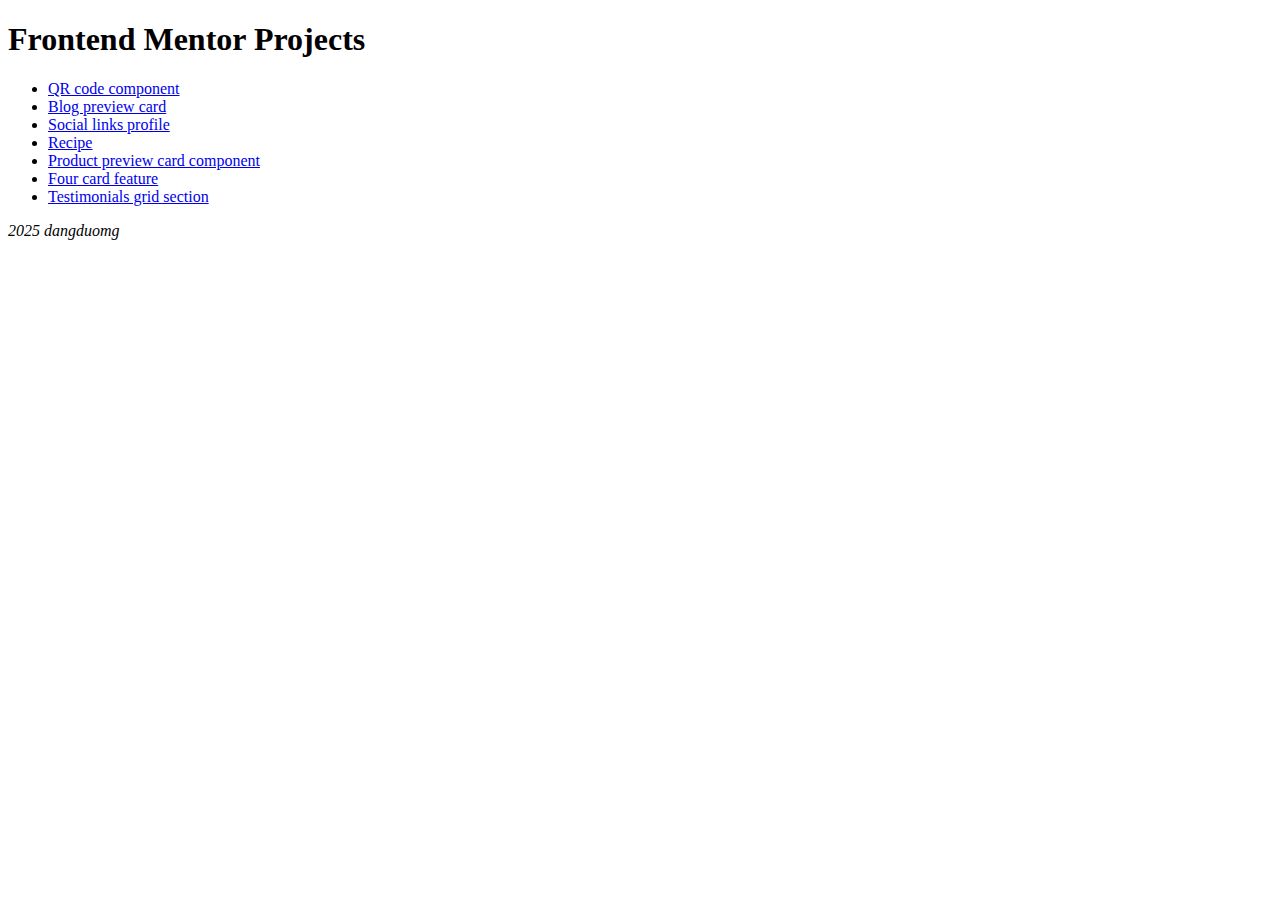
<file: index.html>
<!DOCTYPE html>
<html lang="en">
  <head>
    <meta charset="utf-8" />
    <meta name="viewport" content="width=device-width, initial-scale=1" />
    <title>learning-web</title>
  </head>
  <body>
    <header>
      <h1>Frontend Mentor Projects</h1>
    </header>
    <main>
      <ul>
        <li>
          <a href="./qr-code-component-main/">QR code component</a>
        </li>
        <li>
          <a href="./blog-preview-card-main/">Blog preview card</a>
        </li>
        <li>
          <a href="./social-links-profile-main/">Social links profile</a>
        </li>
        <li>
          <a href="./recipe-page-main/">Recipe</a>
        </li>
        <li>
          <a href="./product-preview-card-component-main/">
            Product preview card component
          </a>
        </li>
        <li>
          <a href="./four-card-feature-section-master/">Four card feature</a>
        </li>
        <li>
          <a href="./testimonials-grid-section-main/">
            Testimonials grid section
          </a>
        </li>
      </ul>
    </main>
    <footer>
      <p><i>2025 dangduomg</i></p>
    </footer>
  </body>
</html>
</file>
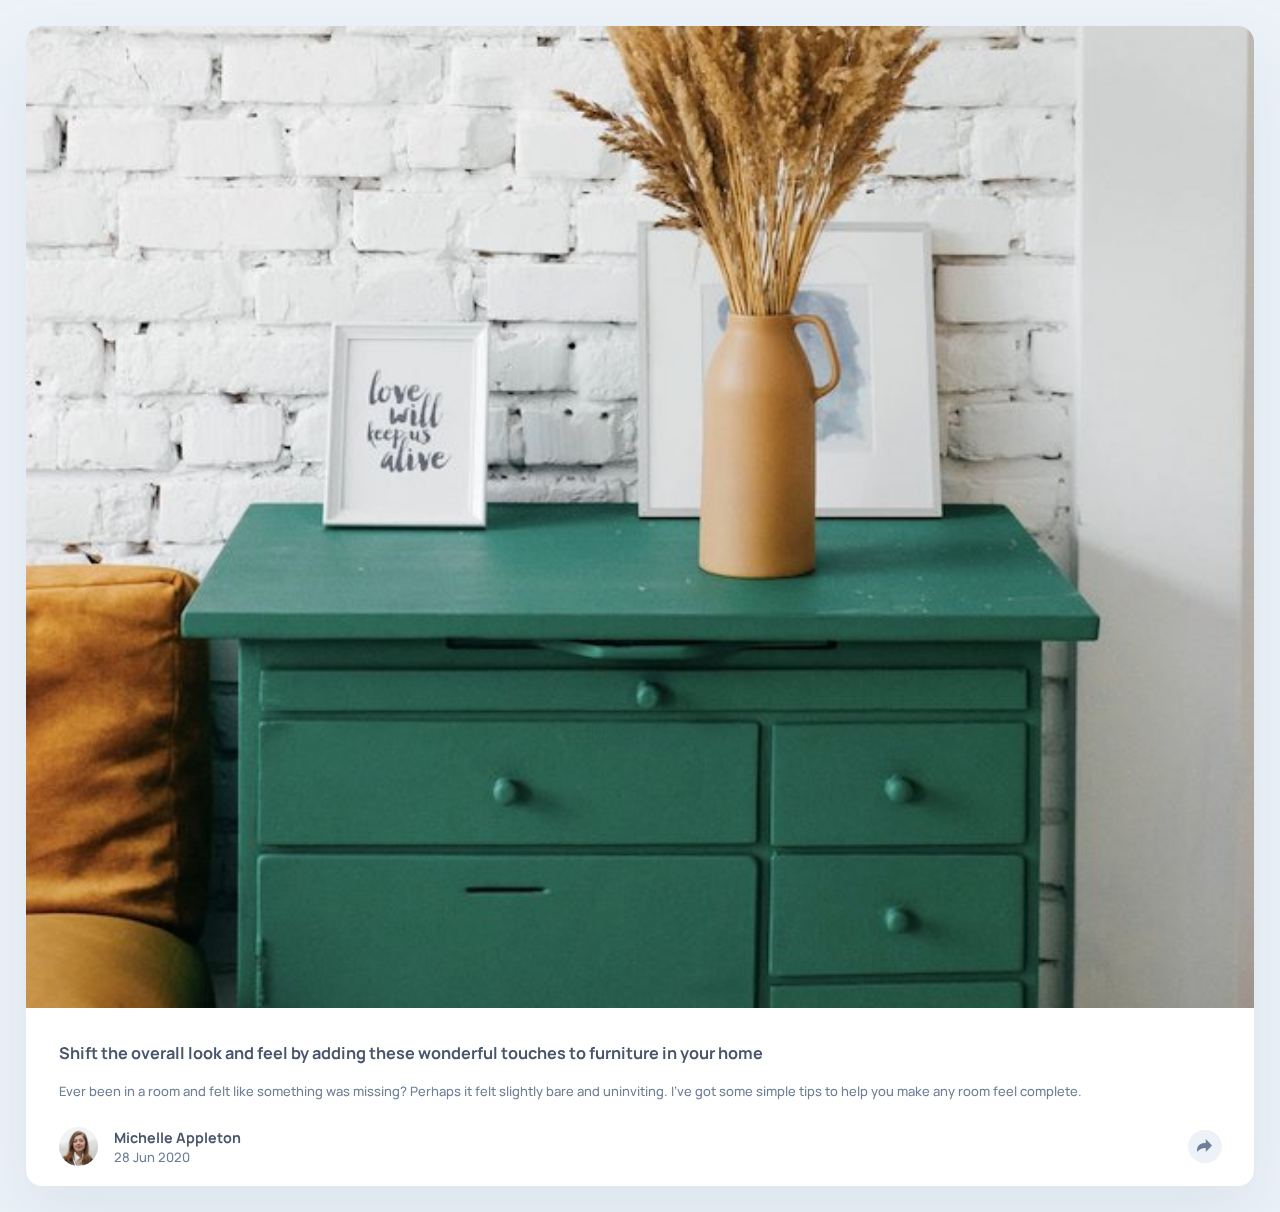
<file: article-preview-component-master/index.html>
<!doctype html>
<html lang="en">
  <head>
    <meta charset="UTF-8" />
    <meta name="viewport" content="width=device-width, initial-scale=1.0" />
    <!-- displays site properly based on user's device -->

    <link
      rel="icon"
      type="image/png"
      sizes="32x32"
      href="./images/favicon-32x32.png"
    />

    <link rel="stylesheet" href="./style.css" />

    <script src="./script.js" defer></script>

    <title>Frontend Mentor | Article preview component</title>
  </head>
  <body>
    <main>
      <article id="card">
        <img src="./images/drawers.jpg" alt="Drawers" />
        <div id="title-desc">
          <h1>
            Shift the overall look and feel by adding these wonderful touches to
            furniture in your home
          </h1>
          <p>
            Ever been in a room and felt like something was missing? Perhaps it
            felt slightly bare and uninviting. I’ve got some simple tips to help
            you make any room feel complete.
          </p>
        </div>
        <div id="info">
          <div id="author">
            <img id="avatar" src="./images/avatar-michelle.jpg" alt="Michelle Appleton" />
            <div id="name-date">
              <h2>Michelle Appleton</h2>
              <p>28 Jun 2020</p>
            </div>
          </div>
          <ul id="share-menu">
            <li>Share</li>
            <li><a href="#"><img src="./images/icon-facebook.svg" alt="Facebook" /></a></li>
            <li><a href="#"><img src="./images/icon-twitter.svg" alt="Twitter" /></a></li>
            <li><a href="#"><img src="./images/icon-pinterest.svg" alt="Pinterest" /></a></li>
          </ul>
          <button id="share-btn">
            <img src="./images/icon-share.svg" alt="Share" />
          </button>
        </div>
      </article>
    </main>
  </body>
</html>
</file>
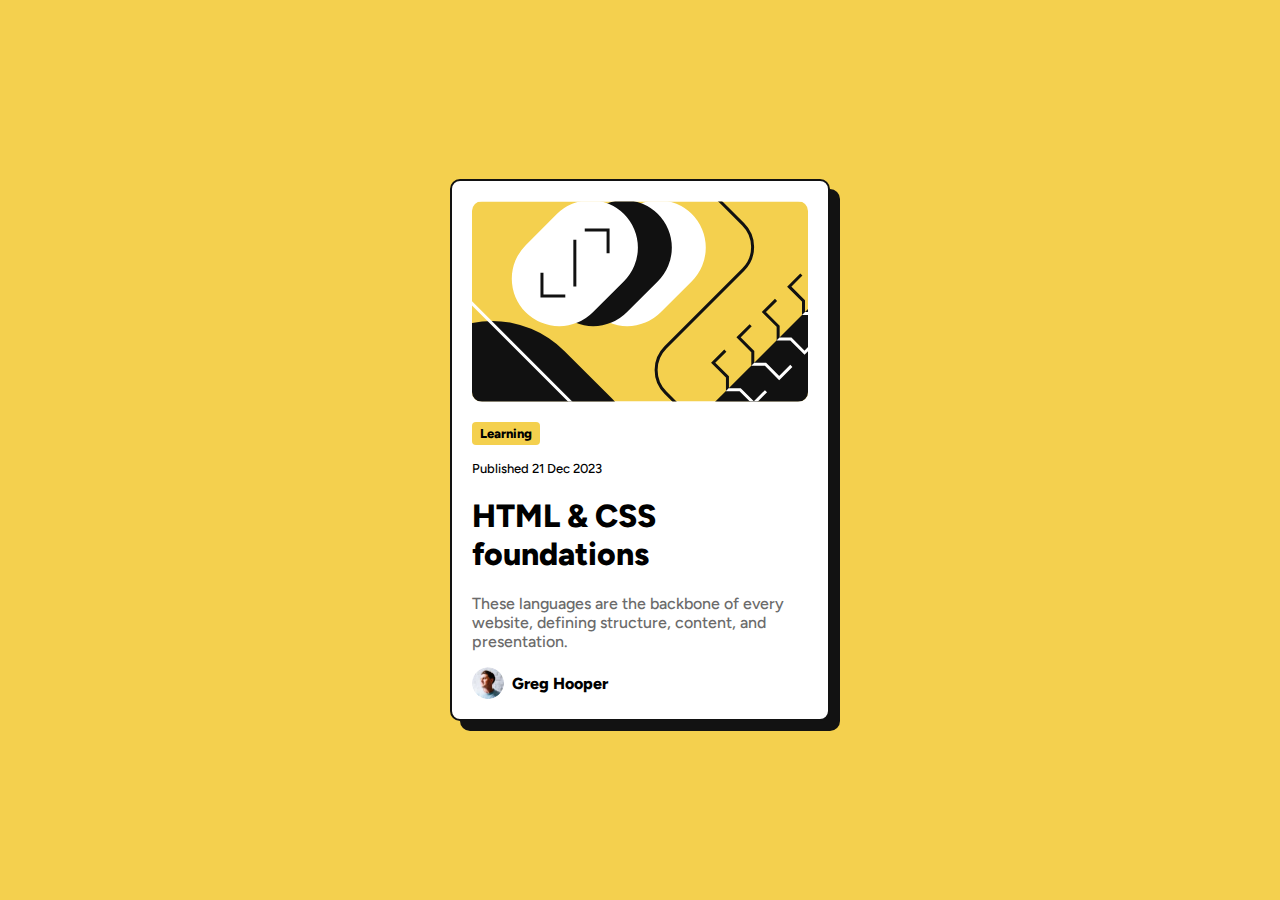
<file: blog-preview-card-main/index.html>
<!DOCTYPE html>
<html lang="en">
  <head>
    <meta charset="UTF-8" />
    <meta name="viewport" content="width=device-width, initial-scale=1.0" />
    <!-- displays site properly based on user's device -->

    <link rel="stylesheet" href="./index.css" />

    <link
      rel="icon"
      type="image/png"
      sizes="32x32"
      href="./assets/images/favicon-32x32.png"
    />

    <title>Frontend Mentor | Blog preview card</title>
  </head>
  <body>
    <main>
      <article class="card">
        <header>
          <img
            src="./assets/images/illustration-article.svg"
            alt="Image"
            class="banner"
          />
          <ul class="tags">
            <li>Learning</li>
          </ul>
          <p class="pub-date">Published 21 Dec 2023</p>
          <h1 class="title">HTML & CSS foundations</h1>
        </header>
        <p class="description">
          These languages are the backbone of every website, defining structure,
          content, and presentation.
        </p>
        <footer class="author">
          <img src="./assets/images/image-avatar.webp" alt="Avatar" />
          <span class="author-name">Greg Hooper</span>
        </footer>
      </article>
    </main>
  </body>
</html>
</file>
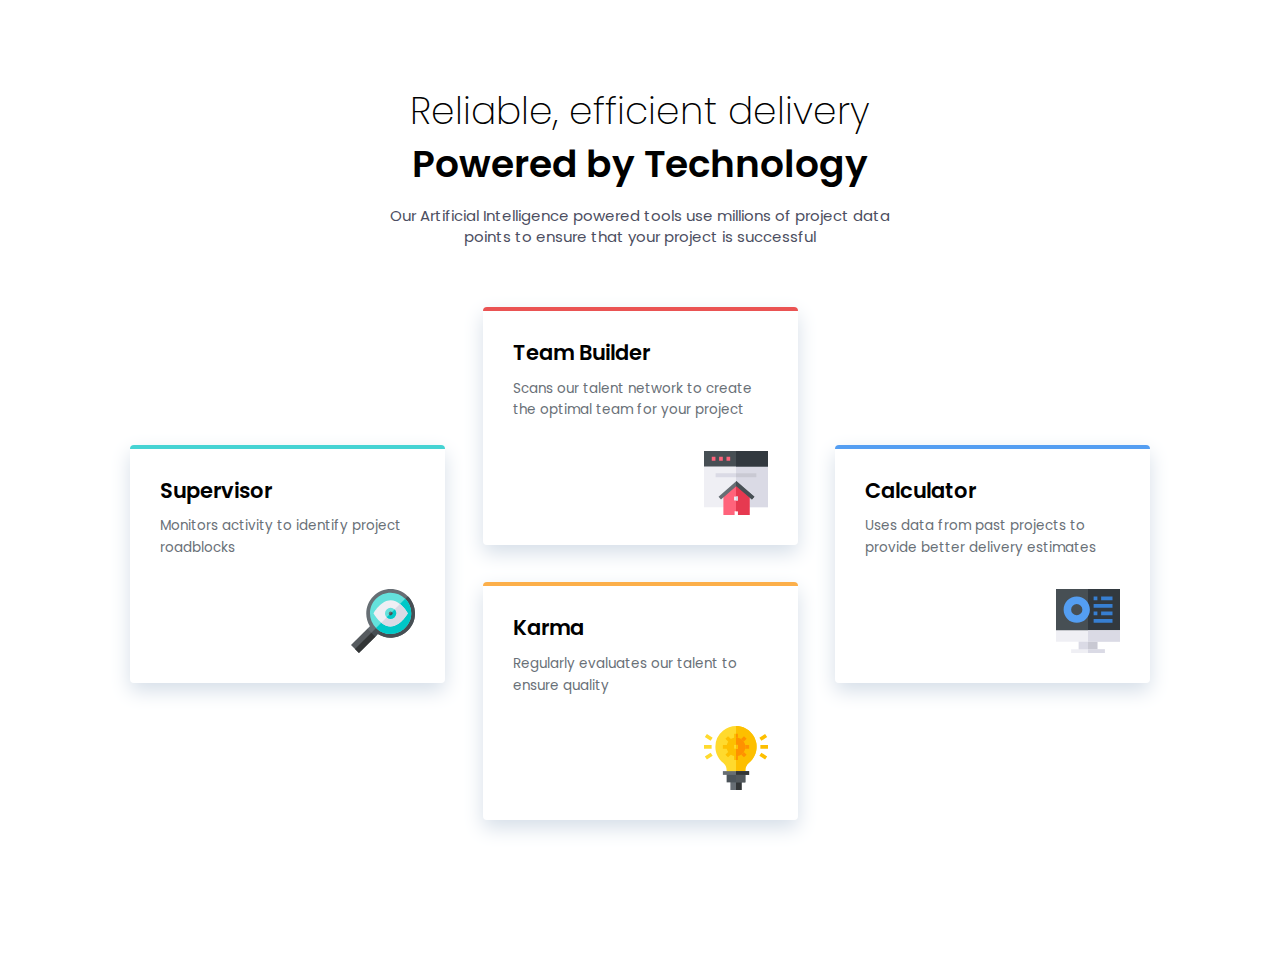
<file: four-card-feature-section-master/index.html>
<!DOCTYPE html>
<html lang="en">
  <head>
    <meta charset="UTF-8" />
    <meta name="viewport" content="width=device-width, initial-scale=1.0" />
    <!-- displays site properly based on user's device -->

    <link rel="preconnect" href="https://fonts.googleapis.com" />
    <link rel="preconnect" href="https://fonts.gstatic.com" crossorigin />
    <link
      href="https://fonts.googleapis.com/css2?family=Poppins:ital,wght@0,100;0,200;0,300;0,400;0,500;0,600;0,700;0,800;0,900;1,100;1,200;1,300;1,400;1,500;1,600;1,700;1,800;1,900&display=swap"
      rel="stylesheet"
    />

    <link rel="stylesheet" href="./reset.css" />
    <link rel="stylesheet" href="./styles.css" />

    <link
      rel="icon"
      type="image/png"
      sizes="32x32"
      href="./images/favicon-32x32.png"
    />

    <title>Frontend Mentor | Four card feature section</title>
  </head>
  <body>
    <header>
      <div class="content">
        <h1>
          <span class="light">Reliable, efficient delivery</span><br />
          Powered by Technology
        </h1>
        <p>
          Our Artificial Intelligence powered tools use millions of project data
          points to ensure that your project is successful
        </p>
      </div>
    </header>
    <main>
      <div class="four-card-container">
        <section class="card cyan">
          <h2>Supervisor</h2>
          <p>Monitors activity to identify project roadblocks</p>
          <div class="icon">
            <img src="./images/icon-supervisor.svg" alt="" />
          </div>
        </section>
        <section class="card red">
          <h2>Team Builder</h2>
          <p>
            Scans our talent network to create the optimal team for your project
          </p>
          <div class="icon">
            <img src="./images/icon-team-builder.svg" alt="" />
          </div>
        </section>
        <section class="card orange">
          <h2>Karma</h2>
          <p>Regularly evaluates our talent to ensure quality</p>
          <div class="icon">
            <img src="./images/icon-karma.svg" alt="" />
          </div>
        </section>
        <section class="card blue">
          <h2>Calculator</h2>
          <p>
            Uses data from past projects to provide better delivery estimates
          </p>
          <div class="icon">
            <img src="./images/icon-calculator.svg" alt="" />
          </div>
        </section>
      </div>
    </main>
  </body>
</html>
</file>
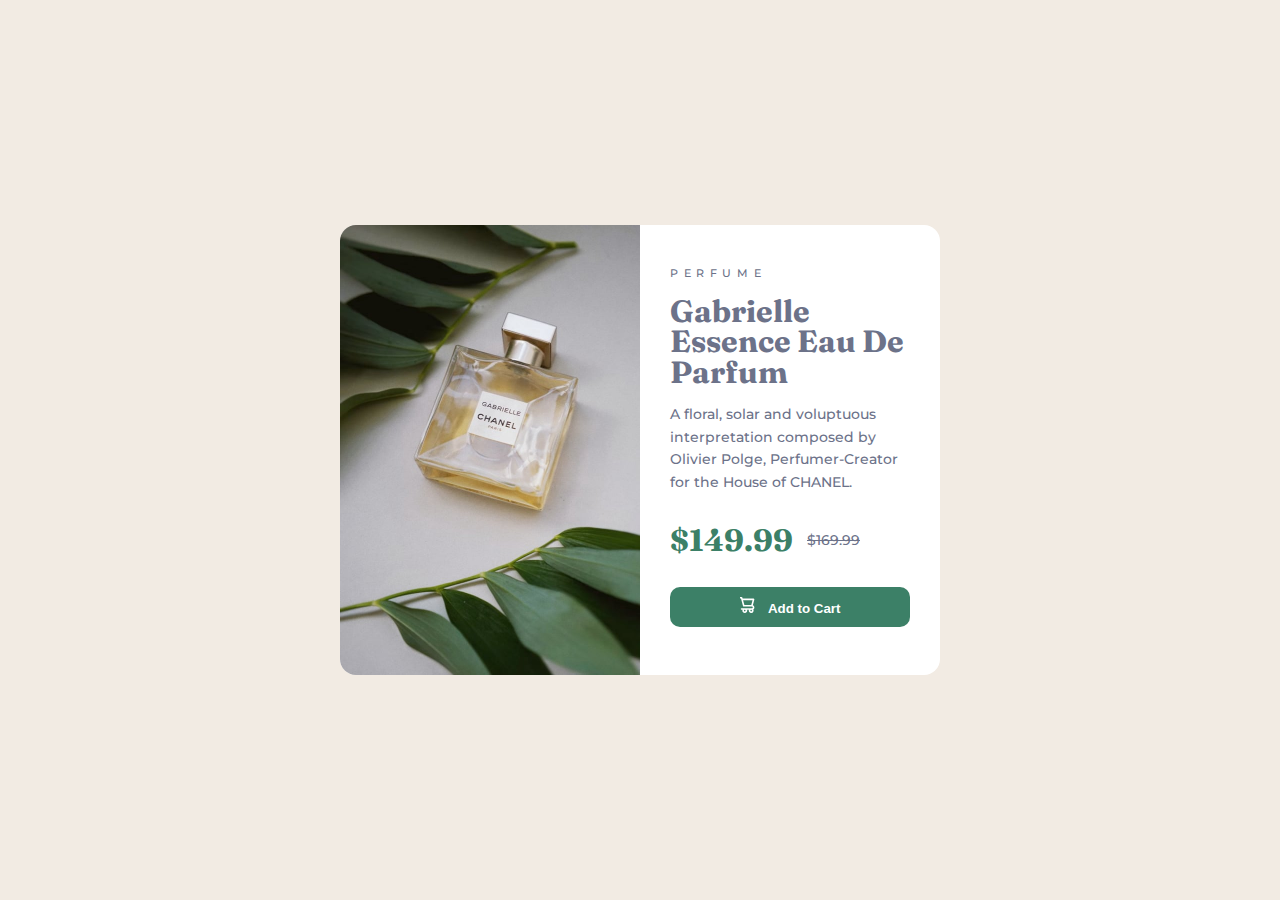
<file: product-preview-card-component-main/index.html>
<!DOCTYPE html>
<html lang="en">
  <head>
    <meta charset="UTF-8" />
    <meta name="viewport" content="width=device-width, initial-scale=1.0" />
    <!-- displays site properly based on user's device -->

    <link rel="preconnect" href="https://fonts.googleapis.com" />
    <link rel="preconnect" href="https://fonts.gstatic.com" crossorigin />
    <link
      href="https://fonts.googleapis.com/css2?family=Montserrat:ital,wght@0,100..900;1,100..900&display=swap"
      rel="stylesheet"
    />
    <link
      href="https://fonts.googleapis.com/css2?family=Fraunces:ital,opsz,wght@0,9..144,100..900;1,9..144,100..900&display=swap"
      rel="stylesheet"
    />

    <link rel="stylesheet" href="./styles.css" />

    <link
      rel="icon"
      type="image/png"
      sizes="32x32"
      href="./images/favicon-32x32.png"
    />

    <title>Frontend Mentor | Product preview card component</title>
  </head>
  <body>
    <main>
      <article class="product">
        <img
          src="./images/image-product-desktop.jpg"
          alt="Product preview"
          class="product-img-desktop"
        />
        <img
          src="./images/image-product-mobile.jpg"
          alt="Product preview"
          class="product-img-mobile"
        />
        <div class="text">
          <p class="category">Perfume</p>
          <h1 class="name">Gabrielle Essence Eau De Parfum</h1>
          <p class="desc">
            A floral, solar and voluptuous interpretation composed by Olivier
            Polge, Perfumer-Creator for the House of CHANEL.
          </p>
          <div class="price-tag">
            <span class="price">$149.99</span>
            <span class="orig-price">$169.99</span>
          </div>
          <button class="add-to-cart">Add to Cart</button>
        </div>
      </article>
    </main>
  </body>
</html>
</file>
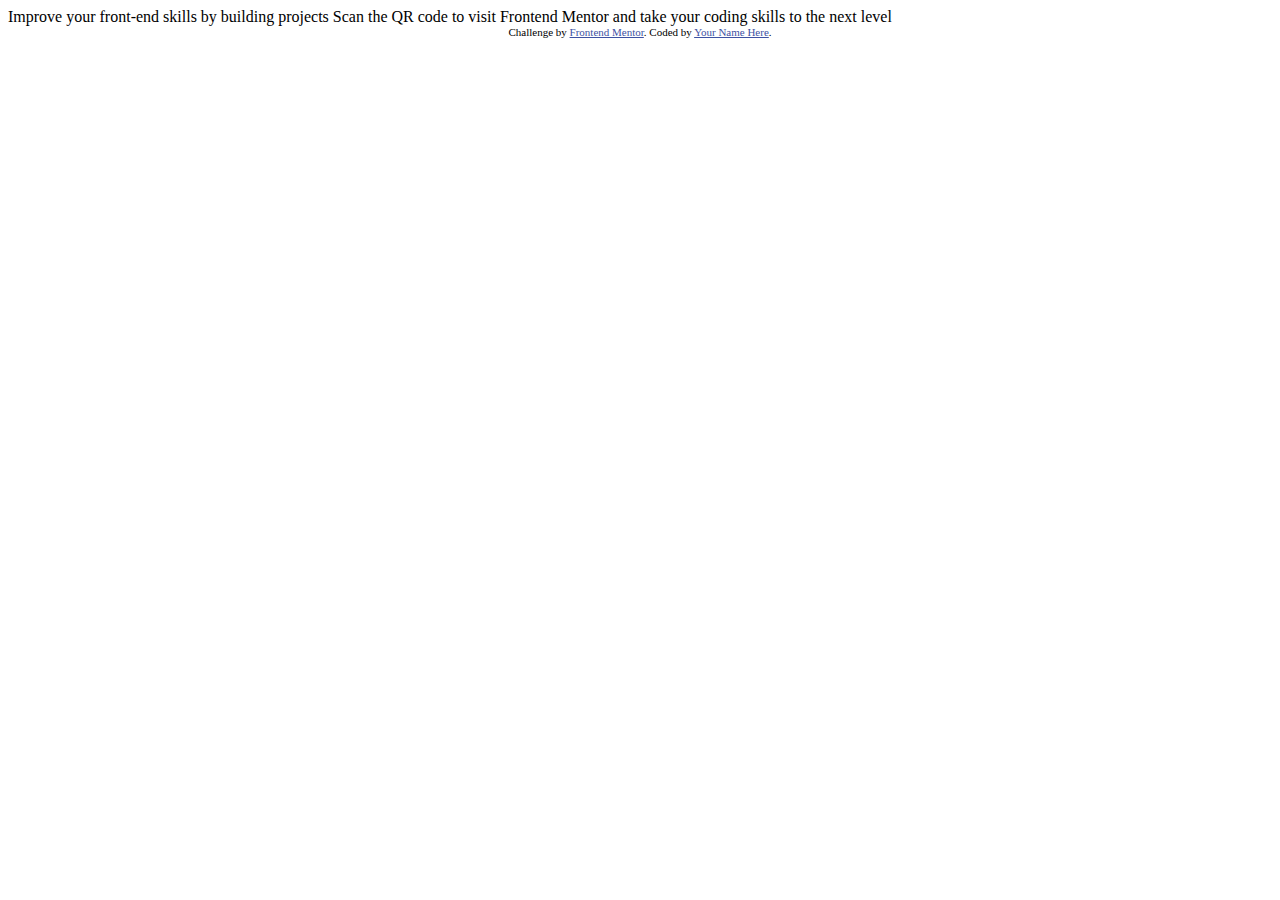
<file: qr-code-component-main/index.html>
<!DOCTYPE html>
<html lang="en">
  <head>
    <meta charset="UTF-8" />
    <meta name="viewport" content="width=device-width, initial-scale=1.0" />
    <!-- displays site properly based on user's device -->

    <link
      rel="icon"
      type="image/png"
      sizes="32x32"
      href="./images/favicon-32x32.png"
    />

    <title>Frontend Mentor | QR code component</title>

    <!-- Feel free to remove these styles or customise in your own stylesheet 👍 -->
    <style>
      .attribution {
        font-size: 11px;
        text-align: center;
      }
      .attribution a {
        color: hsl(228, 45%, 44%);
      }
    </style>
  </head>
  <body>
    Improve your front-end skills by building projects Scan the QR code to visit
    Frontend Mentor and take your coding skills to the next level

    <div class="attribution">
      Challenge by
      <a href="https://www.frontendmentor.io?ref=challenge" target="_blank"
        >Frontend Mentor</a
      >. Coded by <a href="#">Your Name Here</a>.
    </div>
  </body>
</html>
</file>
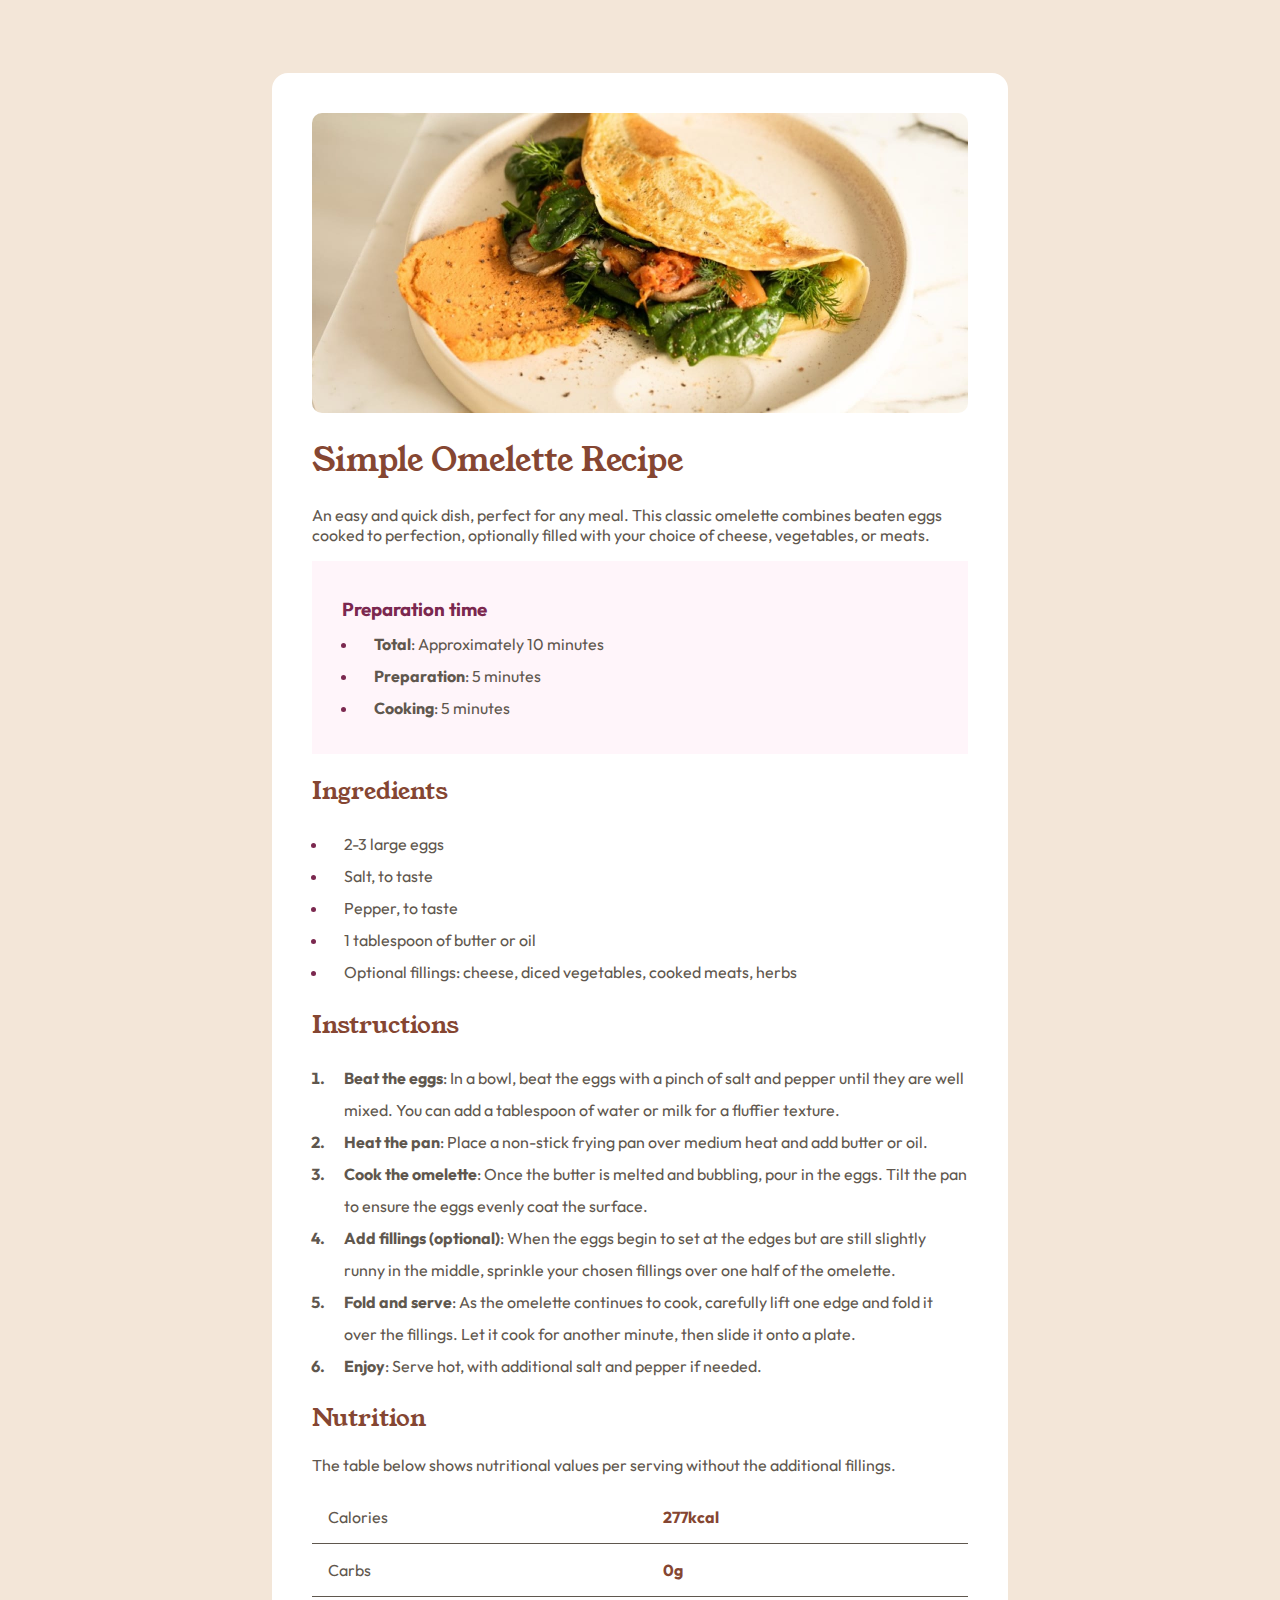
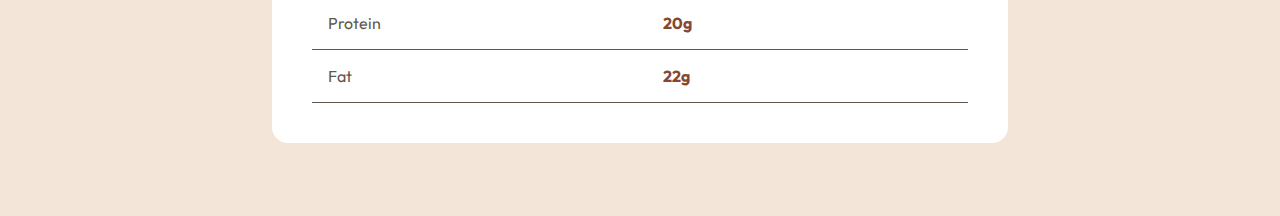
<file: recipe-page-main/index.html>
<!DOCTYPE html>
<html lang="en">
  <head>
    <meta charset="UTF-8" />
    <meta name="viewport" content="width=device-width, initial-scale=1.0" />
    <!-- displays site properly based on user's device -->

    <link
      rel="icon"
      type="image/png"
      sizes="32x32"
      href="./assets/images/favicon-32x32.png"
    />

    <link rel="stylesheet" href="./styles.css" />

    <title>Frontend Mentor | Recipe page</title>
  </head>
  <body>
    <main>
      <article>
        <header>
          <img src="./assets/images/image-omelette.jpeg" alt="Omelette" />
          <h1>Simple Omelette Recipe</h1>
          <p>
            An easy and quick dish, perfect for any meal. This classic omelette
            combines beaten eggs cooked to perfection, optionally filled with
            your choice of cheese, vegetables, or meats.
          </p>
        </header>
        <section class="boxed">
          <h3>Preparation time</h3>
          <ul>
            <li><strong>Total</strong>: Approximately 10 minutes</li>
            <li><strong>Preparation</strong>: 5 minutes</li>
            <li><strong>Cooking</strong>: 5 minutes</li>
          </ul>
        </section>
        <section>
          <h2>Ingredients</h2>
          <ul>
            <li>2-3 large eggs</li>
            <li>Salt, to taste</li>
            <li>Pepper, to taste</li>
            <li>1 tablespoon of butter or oil</li>
            <li>
              Optional fillings: cheese, diced vegetables, cooked meats, herbs
            </li>
          </ul>
        </section>
        <section>
          <h2>Instructions</h2>
          <ol>
            <li>
              <strong>Beat the eggs</strong>: In a bowl, beat the eggs with a
              pinch of salt and pepper until they are well mixed. You can add a
              tablespoon of water or milk for a fluffier texture.
            </li>
            <li>
              <strong>Heat the pan</strong>: Place a non-stick frying pan over
              medium heat and add butter or oil.
            </li>
            <li>
              <strong>Cook the omelette</strong>: Once the butter is melted and
              bubbling, pour in the eggs. Tilt the pan to ensure the eggs evenly
              coat the surface.
            </li>
            <li>
              <strong>Add fillings (optional)</strong>: When the eggs begin to
              set at the edges but are still slightly runny in the middle,
              sprinkle your chosen fillings over one half of the omelette.
            </li>
            <li>
              <strong>Fold and serve</strong>: As the omelette continues to
              cook, carefully lift one edge and fold it over the fillings. Let
              it cook for another minute, then slide it onto a plate.
            </li>
            <li>
              <strong>Enjoy</strong>: Serve hot, with additional salt and pepper
              if needed.
            </li>
          </ol>
        </section>
        <section>
          <h2>Nutrition</h2>
          <p>
            The table below shows nutritional values per serving without the
            additional fillings.
          </p>
          <table class="nutrition">
            <tr>
              <th>Calories</th>
              <td>277kcal</td>
            </tr>
            <tr>
              <th>Carbs</th>
              <td>0g</td>
            </tr>
            <tr>
              <th>Protein</th>
              <td>20g</td>
            </tr>
            <tr>
              <th>Fat</th>
              <td>22g</td>
            </tr>
          </table>
        </section>
      </article>
    </main>
  </body>
</html>
</file>
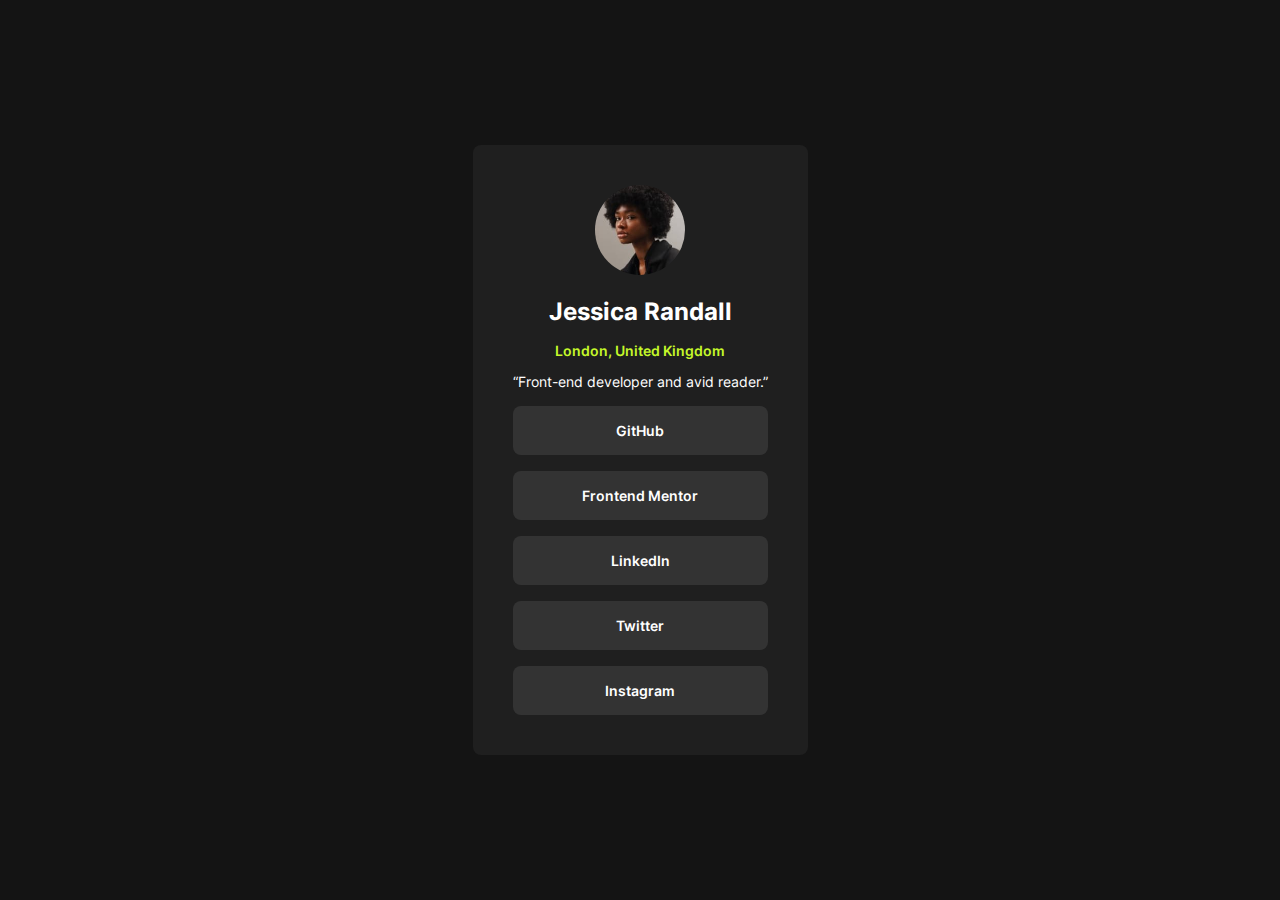
<file: social-links-profile-main/index.html>
<!DOCTYPE html>
<html lang="en">
  <head>
    <meta charset="UTF-8" />
    <meta name="viewport" content="width=device-width, initial-scale=1.0" />
    <!-- displays site properly based on user's device -->

    <link
      rel="icon"
      type="image/png"
      sizes="32x32"
      href="./assets/images/favicon-32x32.png"
    />

    <link rel="stylesheet" href="./styles.css" />

    <title>Frontend Mentor | Social links profile</title>
  </head>
  <body>
    <main>
      <div class="card">
        <div class="card-interior">
          <header>
            <img
              src="./assets/images/avatar-jessica.jpeg"
              alt="Profile picture"
              class="pfp"
            />
            <h2 class="name">Jessica Randall</h2>
            <p class="location">London, United Kingdom</p>
            <q class="bio">Front-end developer and avid reader.</q>
          </header>
          <ul class="links">
            <li><a href="#">GitHub</a></li>
            <li><a href="#">Frontend Mentor</a></li>
            <li><a href="#">LinkedIn</a></li>
            <li><a href="#">Twitter</a></li>
            <li><a href="#">Instagram</a></li>
          </ul>
        </div>
      </div>
    </main>
  </body>
</html>
</file>
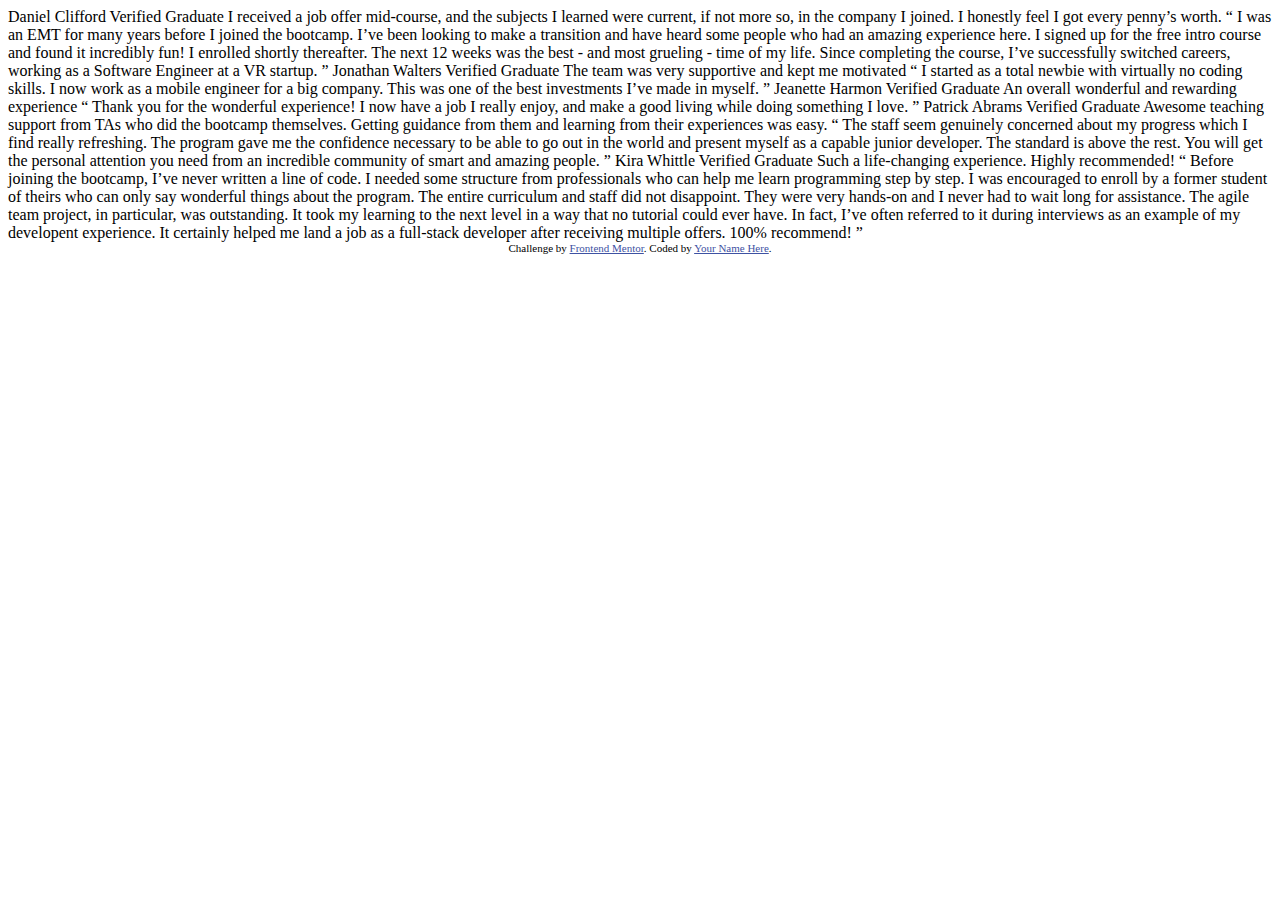
<file: testimonials-grid-section-main/index.html>
<!DOCTYPE html>
<html lang="en">
<head>
  <meta charset="UTF-8">
  <meta name="viewport" content="width=device-width, initial-scale=1.0"> <!-- displays site properly based on user's device -->

  <link rel="icon" type="image/png" sizes="32x32" href="./images/favicon-32x32.png">
  
  <title>Frontend Mentor | [Challenge Name Here]</title>

  <!-- Feel free to remove these styles or customise in your own stylesheet 👍 -->
  <style>
    .attribution { font-size: 11px; text-align: center; }
    .attribution a { color: hsl(228, 45%, 44%); }
  </style>
</head>
<body>
  Daniel Clifford
  Verified Graduate

  I received a job offer mid-course, and the subjects I learned were current, if not more so, 
  in the company I joined. I honestly feel I got every penny’s worth.

  “ I was an EMT for many years before I joined the bootcamp. I’ve been looking to make a 
  transition and have heard some people who had an amazing experience here. I signed up 
  for the free intro course and found it incredibly fun! I enrolled shortly thereafter. 
  The next 12 weeks was the best - and most grueling - time of my life. Since completing 
  the course, I’ve successfully switched careers, working as a Software Engineer at a VR startup. ”

  Jonathan Walters
  Verified Graduate

  The team was very supportive and kept me motivated

  “ I started as a total newbie with virtually no coding skills. I now work as a mobile engineer 
  for a big company. This was one of the best investments I’ve made in myself. ”

  Jeanette Harmon
  Verified Graduate

  An overall wonderful and rewarding experience

  “ Thank you for the wonderful experience! I now have a job I really enjoy, and make a good living 
  while doing something I love. ”

  Patrick Abrams
  Verified Graduate

  Awesome teaching support from TAs who did the bootcamp themselves. Getting guidance from them and 
  learning from their experiences was easy.

  “ The staff seem genuinely concerned about my progress which I find really refreshing. The program 
  gave me the confidence necessary to be able to go out in the world and present myself as a capable 
  junior developer. The standard is above the rest. You will get the personal attention you need from 
  an incredible community of smart and amazing people. ”

  Kira Whittle
  Verified Graduate

  Such a life-changing experience. Highly recommended!

  “ Before joining the bootcamp, I’ve never written a line of code. I needed some structure from 
  professionals who can help me learn programming step by step. I was encouraged to enroll by a former 
  student of theirs who can only say wonderful things about the program. The entire curriculum and staff 
  did not disappoint. They were very hands-on and I never had to wait long for assistance. The agile team 
  project, in particular, was outstanding. It took my learning to the next level in a way that no tutorial 
  could ever have. In fact, I’ve often referred to it during interviews as an example of my developent 
  experience. It certainly helped me land a job as a full-stack developer after receiving multiple offers. 
  100% recommend! ”
  
  <div class="attribution">
    Challenge by <a href="https://www.frontendmentor.io?ref=challenge" target="_blank">Frontend Mentor</a>. 
    Coded by <a href="#">Your Name Here</a>.
  </div>
</body>
</html>
</file>
<file: article-preview-component-master/style.css>
@import url('https://fonts.googleapis.com/css2?family=Manrope:wght@200..800&display=swap');

* {
    margin: 0;
    padding: 0;
    box-sizing: border-box;
}

:root {
    --very-dark-grayish-blue: hsl(217, 19%, 35%);
    --desat-dark-blue: hsl(214, 17%, 51%);
    --grayish-blue: hsl(212, 23%, 69%);
    --grayish-blue-shadow: hsl(212, 23%, 69%, 0.2);
    --light-grayish-blue: hsl(210, 46%, 95%);
}

body {
    font: 500 13px Manrope, sans-serif;
    line-height: 1.5;
    background: var(--light-grayish-blue);
    color: var(--desat-dark-blue);
}

main {
    display: flex;
    flex-direction: column;
}

h1 {
    font-size: 1.25em;
    color: var(--very-dark-grayish-blue);
}

h2 {
    font-size: 1.1em;
    color: var(--very-dark-grayish-blue);
}

#card {
    display: flex;
    flex-direction: column;
    margin: 2em;
    overflow: hidden;

    border-radius: 16px;
    background: white;
    filter: drop-shadow(0px 32px 32px var(--grayish-blue-shadow));
}

#title-desc {
    margin-block: 2.5em 1.5em;
    margin-inline: 2.5em;

    * {
        margin-block: 1em;
    }

    :first-child {
        margin-block-start: 0;
    }

    :last-child {
        margin-block-end: 0;
    }
}

#info {
    height: 5em;
    display: flex;
    justify-content: space-between;
    align-items: center;
    padding-block: 0.5em 1.5em;
    padding-inline: 2.5em;

    #author {
        height: 100%;
        display: flex;
        gap: 1.25em;
    }

    #avatar {
        width: 3em;
        height: 100%;
        border-radius: 50%;
    }

    #share-btn {
        width: 2.5em;
        height: 2.5em;

        border: none;
        border-radius: 50%;
        background: var(--light-grayish-blue);
    }

    #share-menu {
        display: none;
        /* display: flex */
        align-items: center;
        gap: 1em;
        list-style: none;
        height: 100%;

        color: var(--grayish-blue);
        text-transform: uppercase;
        letter-spacing: 0.5em;
    }

    &.show-menu {
        padding-block: 1em 1em;
        background: var(--very-dark-grayish-blue);

        #author {
            display: none;
        }

        #share-menu {
            display: flex;
        }

        #share-btn {
            background: var(--desat-dark-blue);
        }
    }
}
</file>
<file: blog-preview-card-main/index.css>
@font-face {
  font-family: "Figtree";
  src: url(./assets/fonts/Figtree-VariableFont_wght.ttf);
}

:root {
  --theme: hsl(47, 88%, 63%);
  --gray-900: hsl(0, 0%, 7%);
  --font-small: 13px;
}

body {
  margin: 0;
  height: 100vh;

  font: 500 16px "Figtree", sans-serif;
  background: var(--theme);
}

main {
  display: flex;
  height: 100%;
}

.card {
  width: min-content;
  height: min-content;
  margin: auto;
  padding: 20px;

  border: 2px solid var(--gray-900);
  border-radius: 10px;
  box-shadow: 10px 10px var(--gray-900);

  background: white;

  .banner {
    border-radius: 10px;
  }

  .tags {
    display: flex;
    padding: 0;
    list-style: none;

    li {
      border-radius: 4px;
      padding: 4px 8px;

      font-size: var(--font-small);
      font-weight: 800;
      background: var(--theme);

      &:hover {
        cursor: pointer;
      }
    }
  }

  .pub-date {
    font-size: var(--font-small);
  }

  .title:hover {
    cursor: pointer;
    color: var(--theme);
  }

  .description {
    color: hsl(0, 0%, 42%);
  }

  .author {
    display: flex;
    align-items: center;

    img {
      width: 32px;
      height: 32px;
      border-radius: 50%;
    }

    .author-name {
      margin: 0px 8px;
      font-weight: 800;
    }
  }
}

h1 {
  font-weight: 800;
}
</file>
<file: four-card-feature-section-master/styles.css>
:root {
  --gray-400: hsl(212, 6%, 44%);
  --gray-500: hsl(234, 12%, 34%);
  --cyan: hsl(180, 62%, 55%);
  --red: hsl(0, 78%, 62%);
  --orange: hsl(34, 97%, 64%);
  --blue: hsl(212, 86%, 64%);
  --shadow: #d5dee8;
}

body {
  font: 400 15px "Poppins", sans-serif;
}

/* element and component styles */

header {
  display: flex;
  justify-content: center;

  .content {
    max-width: 35em;
    text-align: center;

    p {
      line-height: 1.4;
      color: var(--gray-500);
    }
  }
}

main {
  display: flex;
  justify-content: center;
}

.four-card-container {
  display: grid;
  align-items: center;
}

.card {
  max-width: 21em;
  padding: 2em;

  border-radius: 4px;
  border-block-start: 4px solid;
  box-shadow: 0px 8px 20px 0px var(--shadow);

  p {
    line-height: 1.6;
    color: var(--gray-400);
  }

  .icon {
    display: flex;
    justify-content: end;
    margin-block-start: 2em;
  }

  &.cyan {
    border-color: var(--cyan);
  }

  &.red {
    border-color: var(--red);
  }

  &.orange {
    border-color: var(--orange);
  }

  &.blue {
    border-color: var(--blue);
  }
}

/* text styles */

h1 {
  font-weight: 600;
  line-height: 1.4;
}

h2 {
  font-weight: 600;
  margin-block-start: 0;
}

.light {
  font-weight: 200;
}

/* mobile layout */

body {
  margin-block-start: 4em;
  margin-inline: 2em;
}

main {
  margin-block-start: 4em;
}

.four-card-container {
  row-gap: 2em;
}

/* mobile text styles */

h1 {
  font-size: 1.6em;
}

h2 {
  font-size: 1.4em;
}

.card p {
  font-size: 0.9em;
}

/* desktop */

@media (min-width: 1024px) {
  /* layout */

  .four-card-container {
    grid-template-columns: repeat(3, 1fr);
    grid-template-rows: repeat(2, 1fr);
    column-gap: 2.5em;
    row-gap: 2.5em;

    margin-inline: auto;

    :first-child {
      grid-column: 1;
      grid-row: 1 / span 2;
    }

    :last-child {
      grid-column: 3;
      grid-row: 1 / span 2;
    }
  }

  /* text styles */

  h1 {
    font-size: 2.5em;
  }
}
</file>
<file: product-preview-card-component-main/styles.css>
:root {
  --cream: hsl(30, 38%, 92%);
  --grey: hsl(228, 12%, 48%);
  --green-500: hsl(158, 36%, 37%);
  --green-700: hsl(158, 42%, 18%);
}

body {
  margin: 0;

  font-family: Montserrat, sans-serif;
  font-size: 14px;
  font-weight: 500;

  color: var(--grey);
  background-color: var(--cream);
}

h1 {
  margin-block: 0.5em;

  font-family: Fraunces, serif;
  font-size: 2.2em;
  line-height: 1em;
}

main {
  display: flex;
  height: 100vh;

  padding: 16px;
  box-sizing: border-box;
}

.product {
  display: flex;
  flex-direction: column;
  align-items: stretch;

  max-width: 400px;
  margin: auto;

  border-radius: 16px;
  overflow: hidden;

  background-color: white;

  .product-img-desktop {
    display: none;
  }

  .product-img-mobile {
    width: 100%;
  }

  .text {
    margin: 24px;

    .category {
      font-size: 0.8em;
      letter-spacing: 0.5em;
      text-transform: uppercase;
    }

    .desc {
      line-height: 1.6em;
    }

    .price-tag {
      display: flex;
      align-items: center;

      margin-block: 1em;

      .price {
        font-family: Fraunces, serif;
        font-size: 2.2em;
        font-weight: bold;
        color: var(--green-500);
      }

      .orig-price {
        margin-inline: 1em;
        text-decoration: line-through;
      }
    }

    .add-to-cart {
      width: 100%;
      height: 3em;

      border-radius: 10px;
      border: none;

      font-weight: bold;

      color: white;
      background-color: var(--green-500);

      &:hover {
        background-color: var(--green-700);
      }

      &::before {
        content: url(./images/icon-cart.svg);
        margin-inline-end: 1em;
      }
    }
  }

  @media (min-width: 800px) {
    flex-direction: row;

    max-width: 600px;

    .product-img-desktop {
      display: inline;
      width: 50%;
    }

    .product-img-mobile {
      display: none;
    }

    .text {
      height: 100%;
      margin: 30px;

      .price-tag {
        margin-block: 2em;
      }
    }
  }
}
</file>
<file: recipe-page-main/styles.css>
@font-face {
  font-family: Outfit;
  src: url(./assets/fonts/outfit/Outfit-VariableFont_wght.ttf);
}

@font-face {
  font-family: "Young Serif";
  src: url(./assets/fonts/young-serif/YoungSerif-Regular.ttf);
}

body {
  font: 400 16px Outfit, sans-serif;
  background: hsl(30, 54%, 90%);
  color: hsl(30, 10%, 34%);
}

h1,
h2 {
  font-family: "Young Serif", serif;
  font-weight: 400;
  color: hsl(14, 45%, 36%);
}

h3 {
  color: hsl(332, 51%, 32%);
}

ul,
ol {
  padding-left: 1em;
}

li {
  line-height: 2;
  padding-left: 1em;
}

ul li::marker {
  color: hsl(332, 51%, 32%);
}

ol li::marker {
  font-weight: 700;
}

main {
  display: flex;
  min-height: 200vh;
}

article {
  width: min-content;
  padding: 40px;
  margin: auto;
  border-radius: 16px;
  background: white;

  header img {
    height: 300px;
    border-radius: 10px;
  }
}

.boxed {
  padding: 30px;
  line-height: 2;
  background: hsl(330, 100%, 98%);

  > * {
    margin-top: 0;
    margin-bottom: 0;
  }
}

.nutrition {
  width: 100%;
  border-collapse: collapse;

  th,
  td {
    padding: 16px;
    border-bottom: 1px solid hsl(30, 10%, 34%);
    text-align: left;
  }

  th {
    font-weight: 400;
  }

  td {
    font-weight: 700;
    color: hsl(14, 45%, 36%);
  }
}
</file>
<file: social-links-profile-main/styles.css>
@font-face {
  font-family: Inter;
  src: url("./assets/fonts/Inter-VariableFont_slnt,wght.ttf");
}

:root {
  --green: hsl(75, 94%, 57%);
  --black: hsl(0, 0%, 8%);
}

body {
  margin: 0;
  font: 400 14px Inter, sans-serif;
  background: var(--black);
  color: white;
}

main {
  display: flex;
  justify-content: center;
  align-items: center;
  height: 100vh;
}

.card {
  border-radius: 8px;
  text-align: center;
  font-weight: 600;
  background: hsl(0, 0%, 12%);
}

.card-interior {
  margin: 40px;

  .pfp {
    width: 90px;
    height: 90px;
    border-radius: 50%;
  }

  .name {
    margin-bottom: 16px;
    font-size: 24px;
  }

  .location {
    color: var(--green);
  }

  .bio {
    margin: 32px 0px;
    font-weight: 400;
  }

  .links {
    list-style: none;
    padding: 0;
    margin: 0;

    li a {
      display: block;
      margin: 16px 0px;
      padding: 16px 0px;
      width: 100%;
      border-radius: 8px;

      text-decoration: none;
      background: hsl(0, 0%, 20%);
      color: inherit;

      &:hover {
        background: var(--green);
        color: var(--black);
      }
    }
  }
}
</file>
